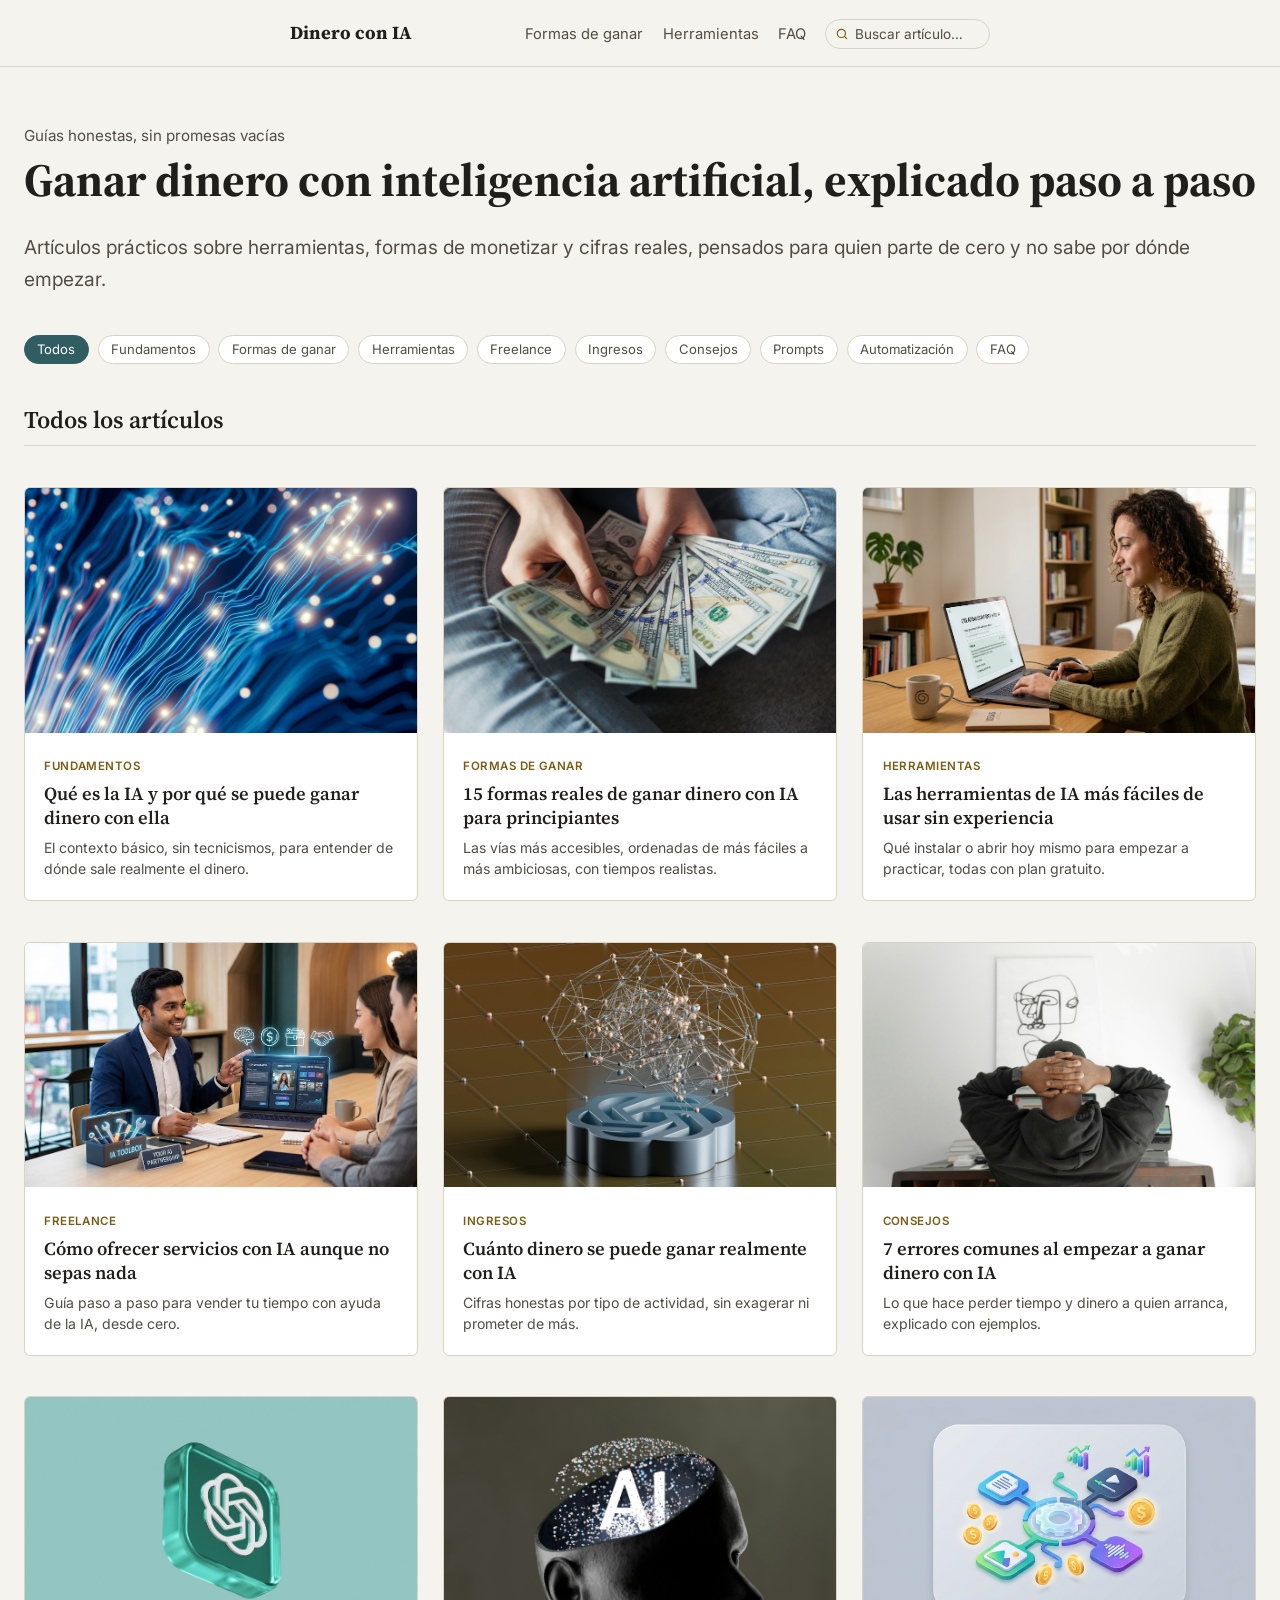
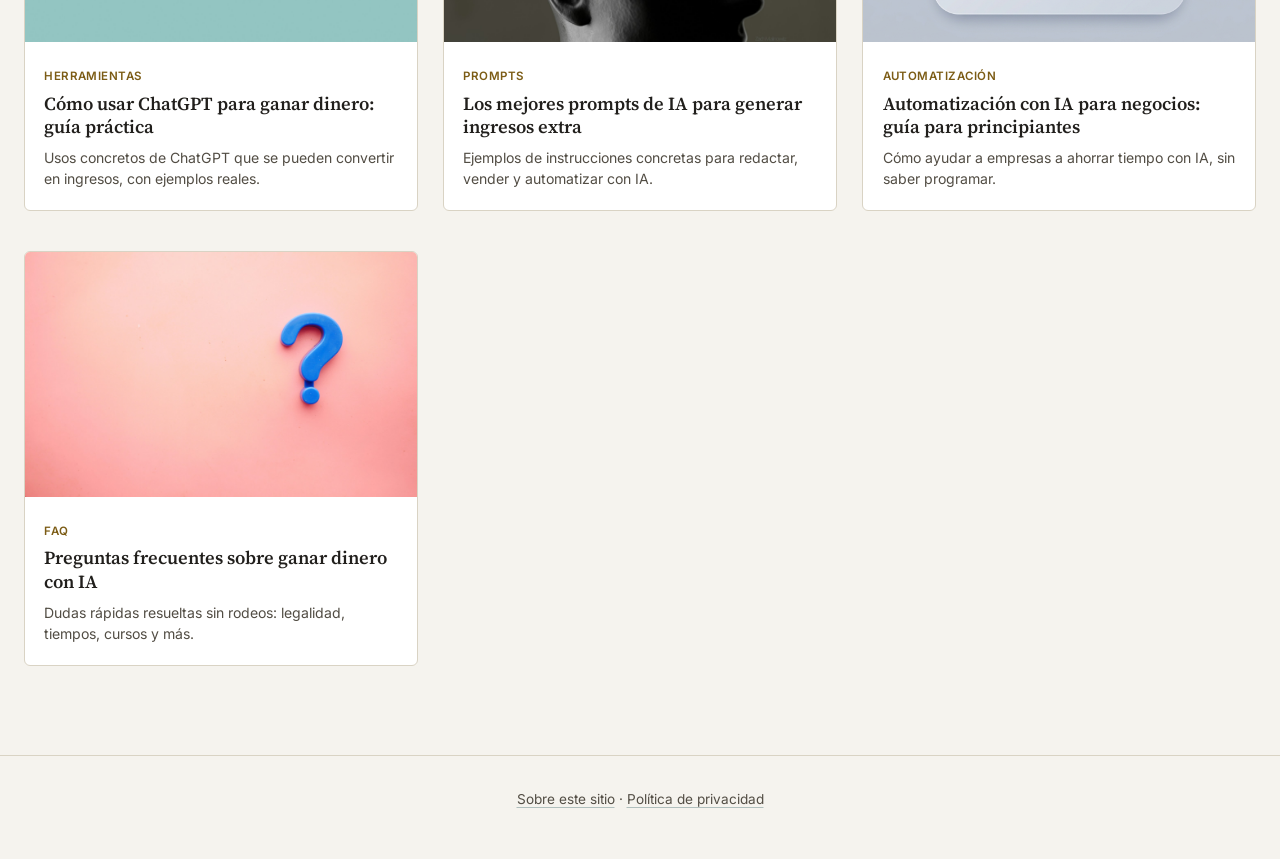
<file: index.html>
<!DOCTYPE html>
<html lang="es">
<head>
<meta charset="UTF-8">
<meta name="viewport" content="width=device-width, initial-scale=1.0">
<title>Dinero con IA — Guías para ganar dinero con inteligencia artificial</title>
<meta name="description" content="Blog con guías prácticas y honestas para ganar dinero con inteligencia artificial: herramientas, formas de monetizar, cifras reales y errores a evitar.">
<link rel="stylesheet" href="style.css?v=4">
</head>
<body>

<header class="site-header">
  <nav>
    <a href="index.html" class="brand">Dinero con IA</a>
    <div class="menu">
      <a href="formas-de-ganar-dinero.html">Formas de ganar</a>
      <a href="herramientas-para-empezar.html">Herramientas</a>
      <a href="preguntas-frecuentes.html">FAQ</a>
      <div class="header-search">
        <svg viewBox="0 0 24 24" fill="none" xmlns="http://www.w3.org/2000/svg">
          <circle cx="11" cy="11" r="7" stroke-width="2"/>
          <path d="M20 20l-4-4" stroke-width="2" stroke-linecap="round"/>
        </svg>
        <input type="text" id="article-search" placeholder="Buscar artículo…" autocomplete="off">
        <div class="search-results" id="search-results"></div>
      </div>
    </div>
  </nav>
</header>

<main class="main-wide">
      <div class="hero">
        <p class="eyebrow-plain">Guías honestas, sin promesas vacías</p>
        <h1>Ganar dinero con inteligencia artificial, explicado paso a paso</h1>
        <p class="lede">Artículos prácticos sobre herramientas, formas de monetizar y cifras reales, pensados para quien parte de cero y no sabe por dónde empezar.</p>
      </div>

      <div class="filter-bar" id="filter-pills">
        <button class="filter-pill active" data-cat="all">Todos</button>
        <button class="filter-pill" data-cat="Fundamentos">Fundamentos</button>
        <button class="filter-pill" data-cat="Formas de ganar">Formas de ganar</button>
        <button class="filter-pill" data-cat="Herramientas">Herramientas</button>
        <button class="filter-pill" data-cat="Freelance">Freelance</button>
        <button class="filter-pill" data-cat="Ingresos">Ingresos</button>
        <button class="filter-pill" data-cat="Consejos">Consejos</button>
        <button class="filter-pill" data-cat="Prompts">Prompts</button>
        <button class="filter-pill" data-cat="Automatización">Automatización</button>
        <button class="filter-pill" data-cat="FAQ">FAQ</button>
      </div>

      <div class="section-heading">
        <h2>Todos los artículos</h2>
      </div>

      <ul class="blog-grid">

    <li>
      <a class="post-card" data-category="Fundamentos" href="que-es-la-ia.html">
        <div class="post-thumb ">
          <img src="images/1-que-es-la-ia.jpg" alt="Qué es la IA y por qué se puede ganar dinero con ella" loading="lazy">
        </div>
        <div class="post-body">
          <span class="post-tag">Fundamentos</span>
          <h3 class="post-title">Qué es la IA y por qué se puede ganar dinero con ella</h3>
          <p class="post-summary">El contexto básico, sin tecnicismos, para entender de dónde sale realmente el dinero.</p>
        </div>
      </a>
    </li>

    <li>
      <a class="post-card" data-category="Formas de ganar" href="formas-de-ganar-dinero.html">
        <div class="post-thumb ">
          <img src="images/2-formas-de-ganar-dinero.jpg" alt="15 formas reales de ganar dinero con IA para principiantes" loading="lazy">
        </div>
        <div class="post-body">
          <span class="post-tag">Formas de ganar</span>
          <h3 class="post-title">15 formas reales de ganar dinero con IA para principiantes</h3>
          <p class="post-summary">Las vías más accesibles, ordenadas de más fáciles a más ambiciosas, con tiempos realistas.</p>
        </div>
      </a>
    </li>

    <li>
      <a class="post-card" data-category="Herramientas" href="herramientas-para-empezar.html">
        <div class="post-thumb ">
          <img src="images/3-herramientas-para-empezar.jpg" alt="Las herramientas de IA más fáciles de usar sin experiencia" loading="lazy">
        </div>
        <div class="post-body">
          <span class="post-tag">Herramientas</span>
          <h3 class="post-title">Las herramientas de IA más fáciles de usar sin experiencia</h3>
          <p class="post-summary">Qué instalar o abrir hoy mismo para empezar a practicar, todas con plan gratuito.</p>
        </div>
      </a>
    </li>

    <li>
      <a class="post-card" data-category="Freelance" href="ofrecer-servicios.html">
        <div class="post-thumb ">
          <img src="images/4-ofrecer-servicios.jpg" alt="Cómo ofrecer servicios con IA aunque no sepas nada" loading="lazy">
        </div>
        <div class="post-body">
          <span class="post-tag">Freelance</span>
          <h3 class="post-title">Cómo ofrecer servicios con IA aunque no sepas nada</h3>
          <p class="post-summary">Guía paso a paso para vender tu tiempo con ayuda de la IA, desde cero.</p>
        </div>
      </a>
    </li>

    <li>
      <a class="post-card" data-category="Ingresos" href="cuanto-se-gana.html">
        <div class="post-thumb ">
          <img src="images/5-cuanto-se-gana.jpg" alt="Cuánto dinero se puede ganar realmente con IA" loading="lazy">
        </div>
        <div class="post-body">
          <span class="post-tag">Ingresos</span>
          <h3 class="post-title">Cuánto dinero se puede ganar realmente con IA</h3>
          <p class="post-summary">Cifras honestas por tipo de actividad, sin exagerar ni prometer de más.</p>
        </div>
      </a>
    </li>

    <li>
      <a class="post-card" data-category="Consejos" href="errores-comunes.html">
        <div class="post-thumb ">
          <img src="images/6-errores-comunes.jpg" alt="7 errores comunes al empezar a ganar dinero con IA" loading="lazy">
        </div>
        <div class="post-body">
          <span class="post-tag">Consejos</span>
          <h3 class="post-title">7 errores comunes al empezar a ganar dinero con IA</h3>
          <p class="post-summary">Lo que hace perder tiempo y dinero a quien arranca, explicado con ejemplos.</p>
        </div>
      </a>
    </li>

    <li>
      <a class="post-card" data-category="Herramientas" href="chatgpt-para-ganar-dinero.html">
        <div class="post-thumb ">
          <img src="images/7-chatgpt-para-ganar-dinero.jpg" alt="Cómo usar ChatGPT para ganar dinero: guía práctica" loading="lazy">
        </div>
        <div class="post-body">
          <span class="post-tag">Herramientas</span>
          <h3 class="post-title">Cómo usar ChatGPT para ganar dinero: guía práctica</h3>
          <p class="post-summary">Usos concretos de ChatGPT que se pueden convertir en ingresos, con ejemplos reales.</p>
        </div>
      </a>
    </li>

    <li>
      <a class="post-card" data-category="Prompts" href="prompts-para-ganar-dinero.html">
        <div class="post-thumb ">
          <img src="images/8-prompts-para-ganar-dinero.jpg" alt="Los mejores prompts de IA para generar ingresos extra" loading="lazy">
        </div>
        <div class="post-body">
          <span class="post-tag">Prompts</span>
          <h3 class="post-title">Los mejores prompts de IA para generar ingresos extra</h3>
          <p class="post-summary">Ejemplos de instrucciones concretas para redactar, vender y automatizar con IA.</p>
        </div>
      </a>
    </li>

    <li>
      <a class="post-card" data-category="Automatización" href="automatizacion-ia-negocios.html">
        <div class="post-thumb ">
          <img src="images/9-automatizacion-ia-negocios.jpg" alt="Automatización con IA para negocios: guía para principiantes" loading="lazy">
        </div>
        <div class="post-body">
          <span class="post-tag">Automatización</span>
          <h3 class="post-title">Automatización con IA para negocios: guía para principiantes</h3>
          <p class="post-summary">Cómo ayudar a empresas a ahorrar tiempo con IA, sin saber programar.</p>
        </div>
      </a>
    </li>

    <li>
      <a class="post-card" data-category="FAQ" href="preguntas-frecuentes.html">
        <div class="post-thumb ">
          <img src="images/10-preguntas-frecuentes.jpg" alt="Preguntas frecuentes sobre ganar dinero con IA" loading="lazy">
        </div>
        <div class="post-body">
          <span class="post-tag">FAQ</span>
          <h3 class="post-title">Preguntas frecuentes sobre ganar dinero con IA</h3>
          <p class="post-summary">Dudas rápidas resueltas sin rodeos: legalidad, tiempos, cursos y más.</p>
        </div>
      </a>
    </li>

  </ul>
</main>

<footer class="site-footer">
  <p><a href="sobre-nosotros.html">Sobre este sitio</a> · <a href="privacidad.html">Política de privacidad</a></p>
</footer>

<script>
  const articles = [
    { title: "Qué es la IA y por qué se puede ganar dinero con ella", href: "que-es-la-ia.html" },
    { title: "15 formas reales de ganar dinero con IA para principiantes", href: "formas-de-ganar-dinero.html" },
    { title: "Las herramientas de IA más fáciles de usar sin experiencia", href: "herramientas-para-empezar.html" },
    { title: "Cómo ofrecer servicios con IA aunque no sepas nada", href: "ofrecer-servicios.html" },
    { title: "Cuánto dinero se puede ganar realmente con IA", href: "cuanto-se-gana.html" },
    { title: "7 errores comunes al empezar a ganar dinero con IA", href: "errores-comunes.html" },
    { title: "Cómo usar ChatGPT para ganar dinero: guía práctica", href: "chatgpt-para-ganar-dinero.html" },
    { title: "Los mejores prompts de IA para generar ingresos extra", href: "prompts-para-ganar-dinero.html" },
    { title: "Automatización con IA para negocios: guía para principiantes", href: "automatizacion-ia-negocios.html" },
    { title: "Preguntas frecuentes sobre ganar dinero con IA", href: "preguntas-frecuentes.html" }
  ];

  const input = document.getElementById('article-search');
  const resultsBox = document.getElementById('search-results');

  function normalize(str) {
    return str.toLowerCase().normalize('NFD').replace(/[\u0300-\u036f]/g, '');
  }

  function renderResults(query) {
    const q = normalize(query.trim());
    if (!q) {
      resultsBox.classList.remove('open');
      resultsBox.innerHTML = '';
      return;
    }
    const matches = articles.filter(a => normalize(a.title).includes(q));
    if (matches.length === 0) {
      resultsBox.innerHTML = '<div class="no-results">Sin resultados</div>';
    } else {
      resultsBox.innerHTML = matches.map(a => `<a href="${a.href}">${a.title}</a>`).join('');
    }
    resultsBox.classList.add('open');
  }

  input.addEventListener('input', (e) => renderResults(e.target.value));
  input.addEventListener('focus', (e) => { if (e.target.value) renderResults(e.target.value); });

  input.addEventListener('keydown', (e) => {
    if (e.key === 'Enter') {
      const q = normalize(input.value.trim());
      if (!q) return;
      const match = articles.find(a => normalize(a.title).includes(q));
      if (match) window.location.href = match.href;
    }
  });

  document.addEventListener('click', (e) => {
    if (!e.target.closest('.header-search')) {
      resultsBox.classList.remove('open');
    }
  });

  // Filtro de categorías
  const pills = document.querySelectorAll('.filter-pill');
  const cardItems = document.querySelectorAll('.blog-grid li');

  pills.forEach(pill => {
    pill.addEventListener('click', () => {
      pills.forEach(p => p.classList.remove('active'));
      pill.classList.add('active');
      const cat = pill.dataset.cat;
      cardItems.forEach(li => {
        const card = li.querySelector('.post-card');
        if (cat === 'all' || card.dataset.category === cat) {
          li.style.display = '';
        } else {
          li.style.display = 'none';
        }
      });
    });
  });
</script>

</body>
</html>
</file>
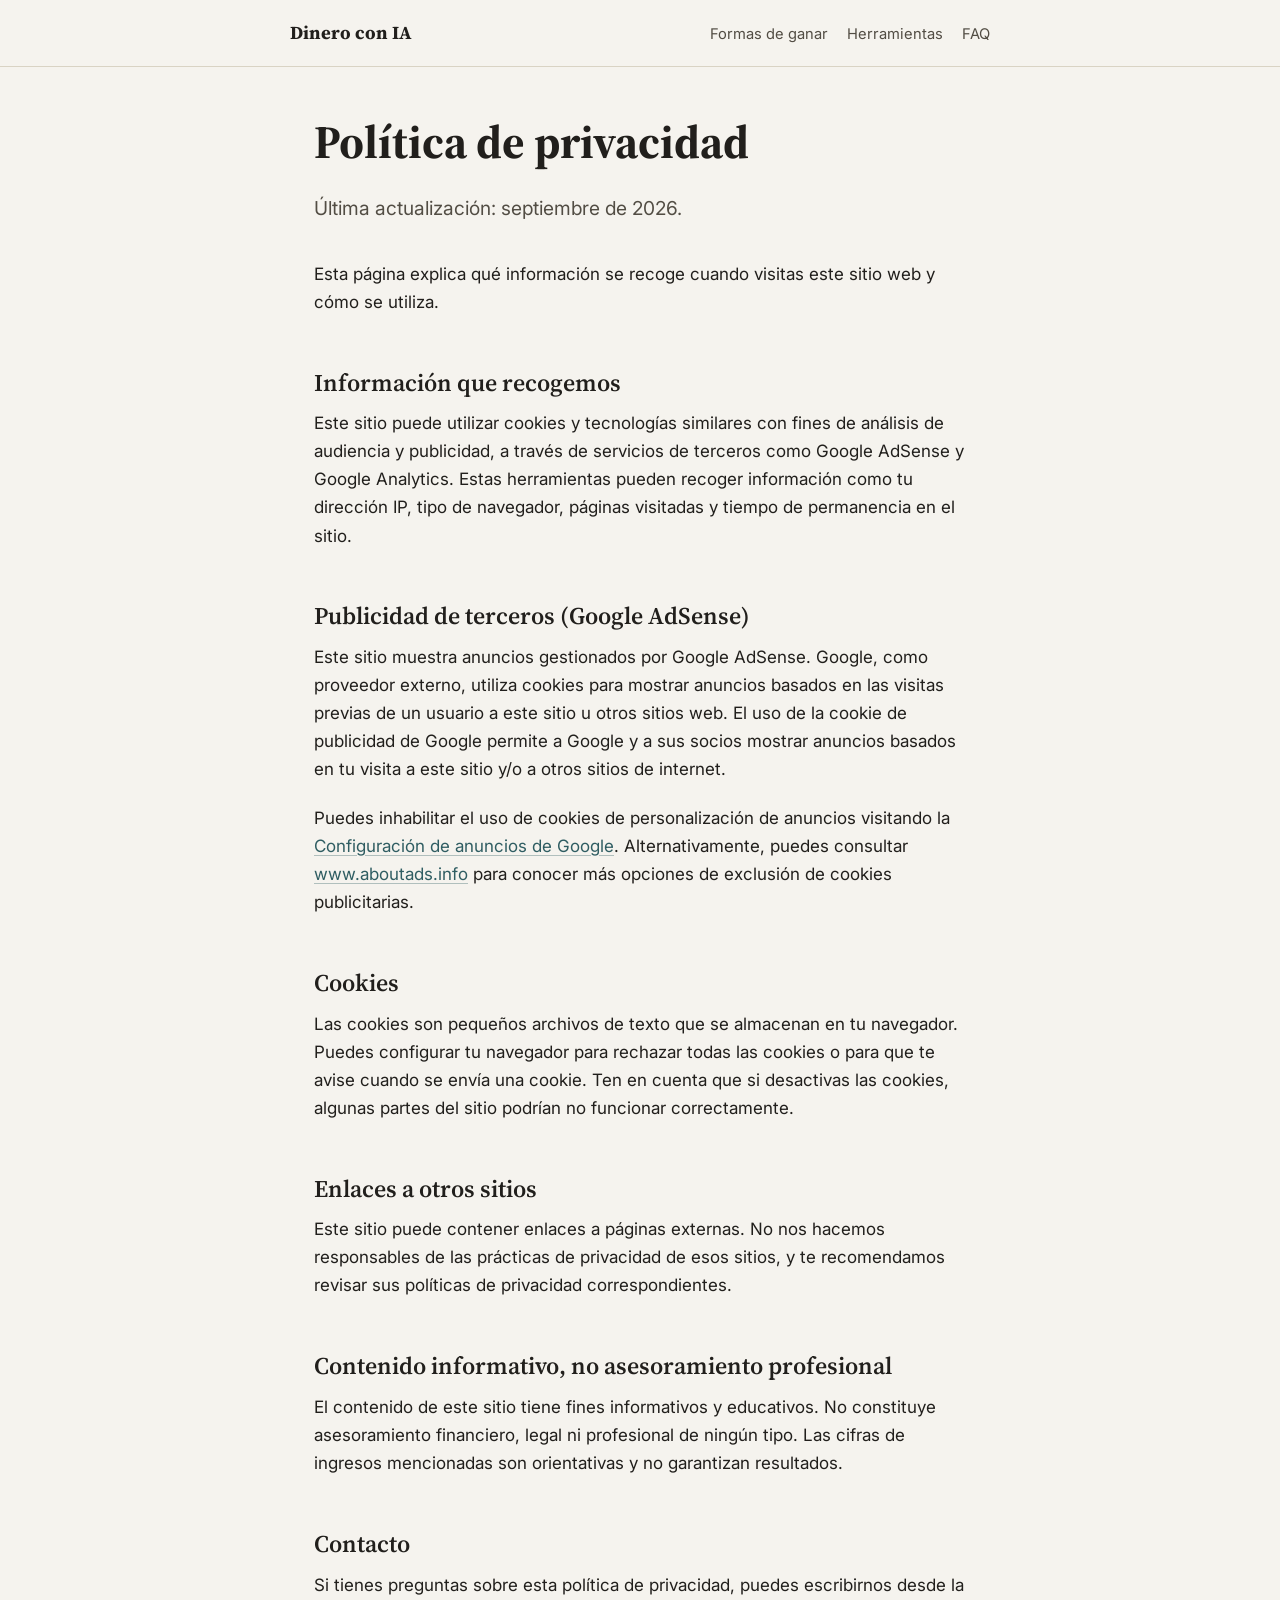
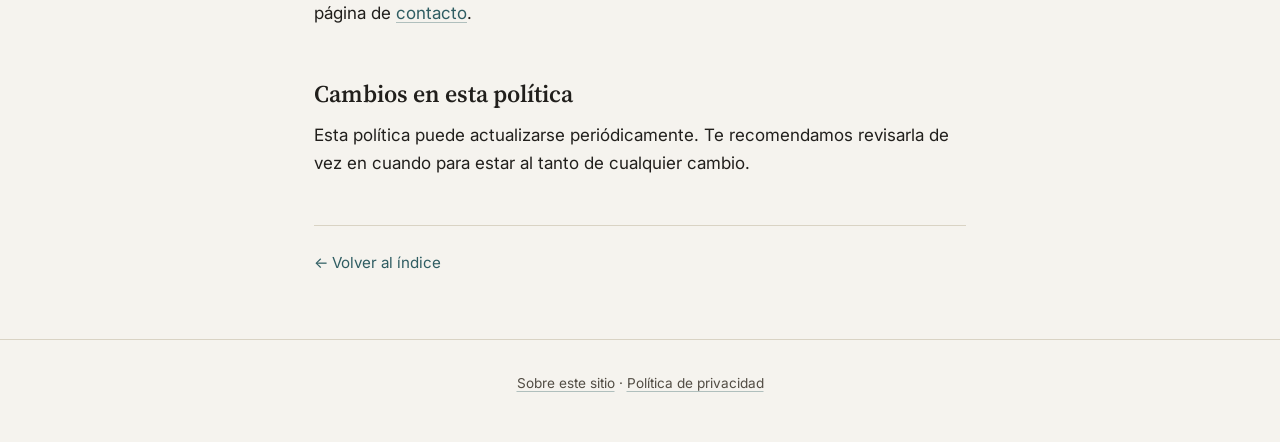
<file: privacidad.html>
<!DOCTYPE html>
<html lang="es">
<head>
<meta charset="UTF-8">
<meta name="viewport" content="width=device-width, initial-scale=1.0">
<title>Política de privacidad</title>
<meta name="description" content="Política de privacidad de Dinero con IA.">
<link rel="stylesheet" href="style.css">
</head>
<body>

<header class="site-header">
  <nav>
    <a href="index.html" class="brand">Dinero con IA</a>
    <div class="menu">
      <a href="formas-de-ganar-dinero.html">Formas de ganar</a>
      <a href="herramientas-para-empezar.html">Herramientas</a>
      <a href="preguntas-frecuentes.html">FAQ</a>
    </div>
  </nav>
</header>

<main>
  <h1>Política de privacidad</h1>
  <p class="lede">Última actualización: septiembre de 2026.</p>

  <p>Esta página explica qué información se recoge cuando visitas este sitio web y cómo se utiliza.</p>

  <h2>Información que recogemos</h2>
  <p>Este sitio puede utilizar cookies y tecnologías similares con fines de análisis de audiencia y publicidad, a través de servicios de terceros como Google AdSense y Google Analytics. Estas herramientas pueden recoger información como tu dirección IP, tipo de navegador, páginas visitadas y tiempo de permanencia en el sitio.</p>

  <h2>Publicidad de terceros (Google AdSense)</h2>
  <p>Este sitio muestra anuncios gestionados por Google AdSense. Google, como proveedor externo, utiliza cookies para mostrar anuncios basados en las visitas previas de un usuario a este sitio u otros sitios web. El uso de la cookie de publicidad de Google permite a Google y a sus socios mostrar anuncios basados en tu visita a este sitio y/o a otros sitios de internet.</p>

  <p>Puedes inhabilitar el uso de cookies de personalización de anuncios visitando la <a href="https://adssettings.google.com" target="_blank" rel="noopener">Configuración de anuncios de Google</a>. Alternativamente, puedes consultar <a href="https://www.aboutads.info" target="_blank" rel="noopener">www.aboutads.info</a> para conocer más opciones de exclusión de cookies publicitarias.</p>

  <h2>Cookies</h2>
  <p>Las cookies son pequeños archivos de texto que se almacenan en tu navegador. Puedes configurar tu navegador para rechazar todas las cookies o para que te avise cuando se envía una cookie. Ten en cuenta que si desactivas las cookies, algunas partes del sitio podrían no funcionar correctamente.</p>

  <h2>Enlaces a otros sitios</h2>
  <p>Este sitio puede contener enlaces a páginas externas. No nos hacemos responsables de las prácticas de privacidad de esos sitios, y te recomendamos revisar sus políticas de privacidad correspondientes.</p>

  <h2>Contenido informativo, no asesoramiento profesional</h2>
  <p>El contenido de este sitio tiene fines informativos y educativos. No constituye asesoramiento financiero, legal ni profesional de ningún tipo. Las cifras de ingresos mencionadas son orientativas y no garantizan resultados.</p>

  <h2>Contacto</h2>
  <p>Si tienes preguntas sobre esta política de privacidad, puedes escribirnos desde la página de <a href="sobre-nosotros.html">contacto</a>.</p>

  <h2>Cambios en esta política</h2>
  <p>Esta política puede actualizarse periódicamente. Te recomendamos revisarla de vez en cuando para estar al tanto de cualquier cambio.</p>

  <div class="page-nav">
    <a href="index.html">← Volver al índice</a>
  </div>
</main>

<footer class="site-footer">
  <p><a href="sobre-nosotros.html">Sobre este sitio</a> · <a href="privacidad.html">Política de privacidad</a></p>
</footer>

</body>
</html>
</file>
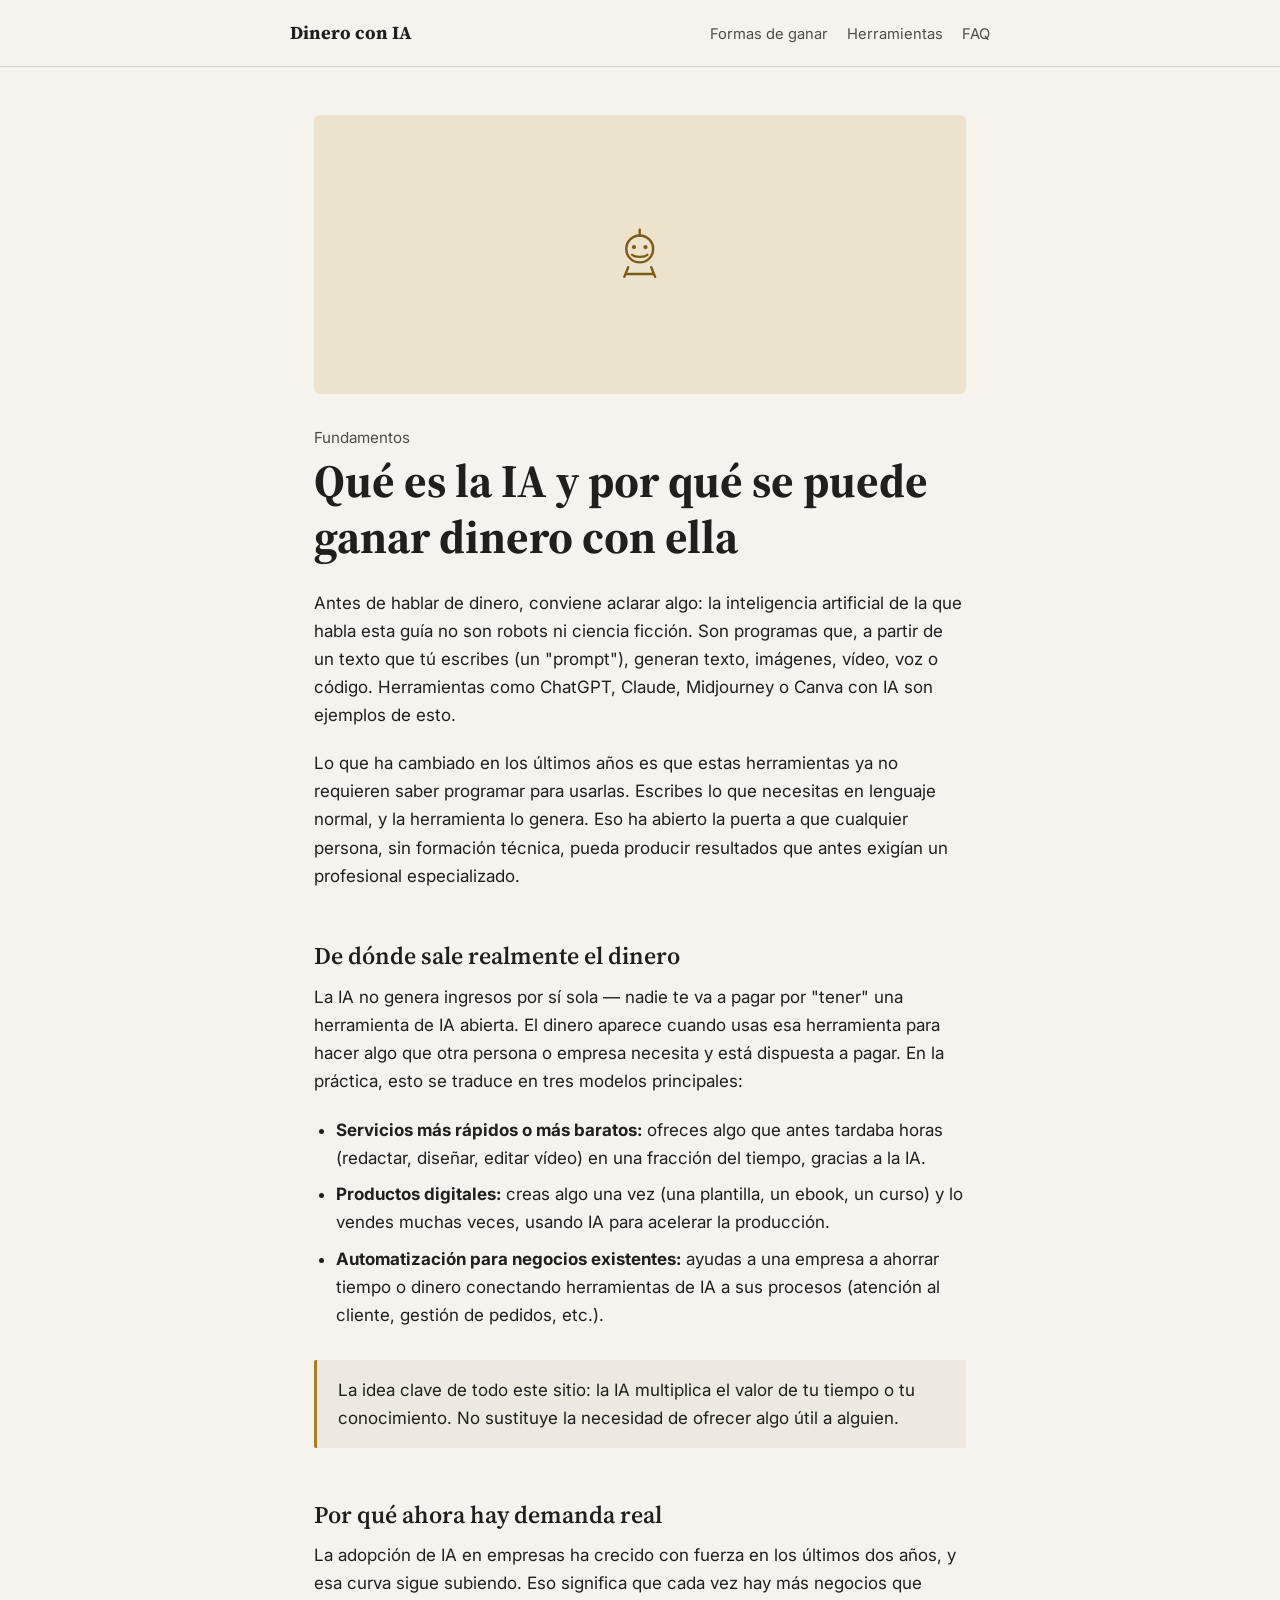
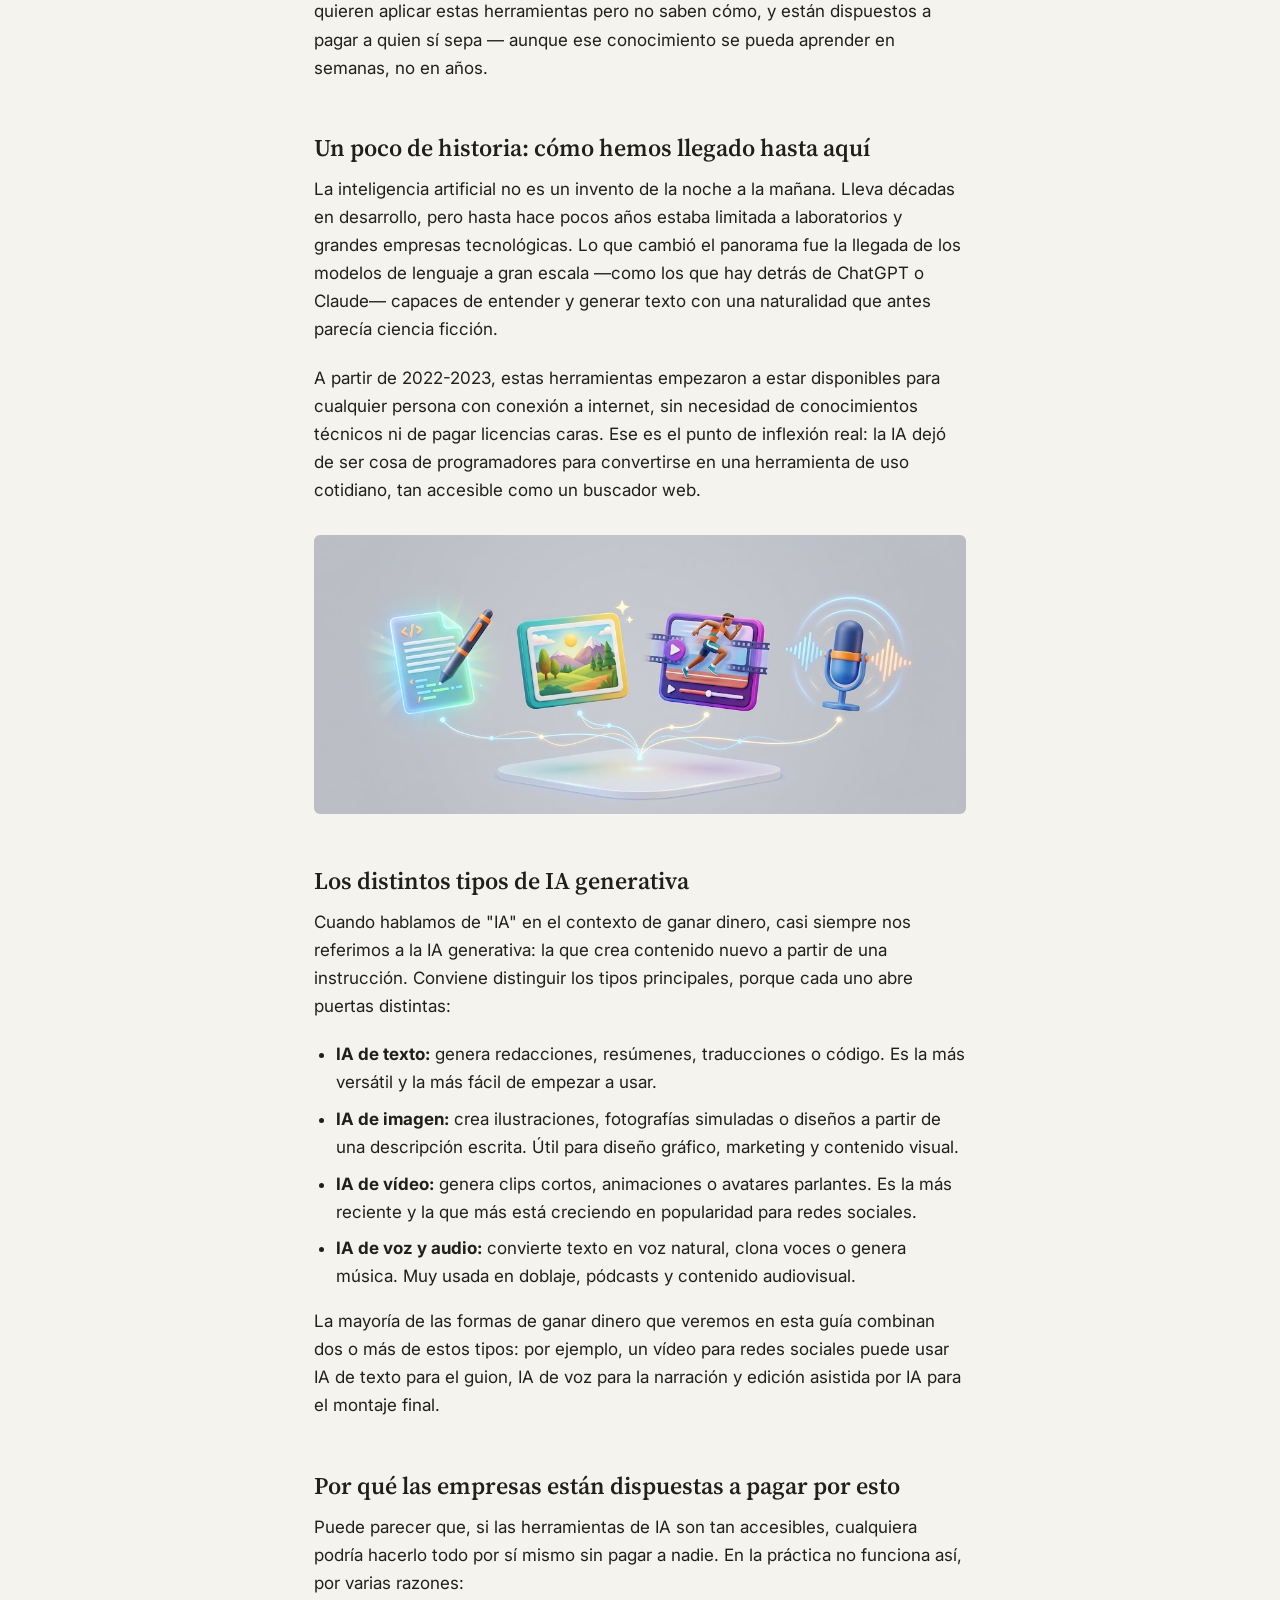
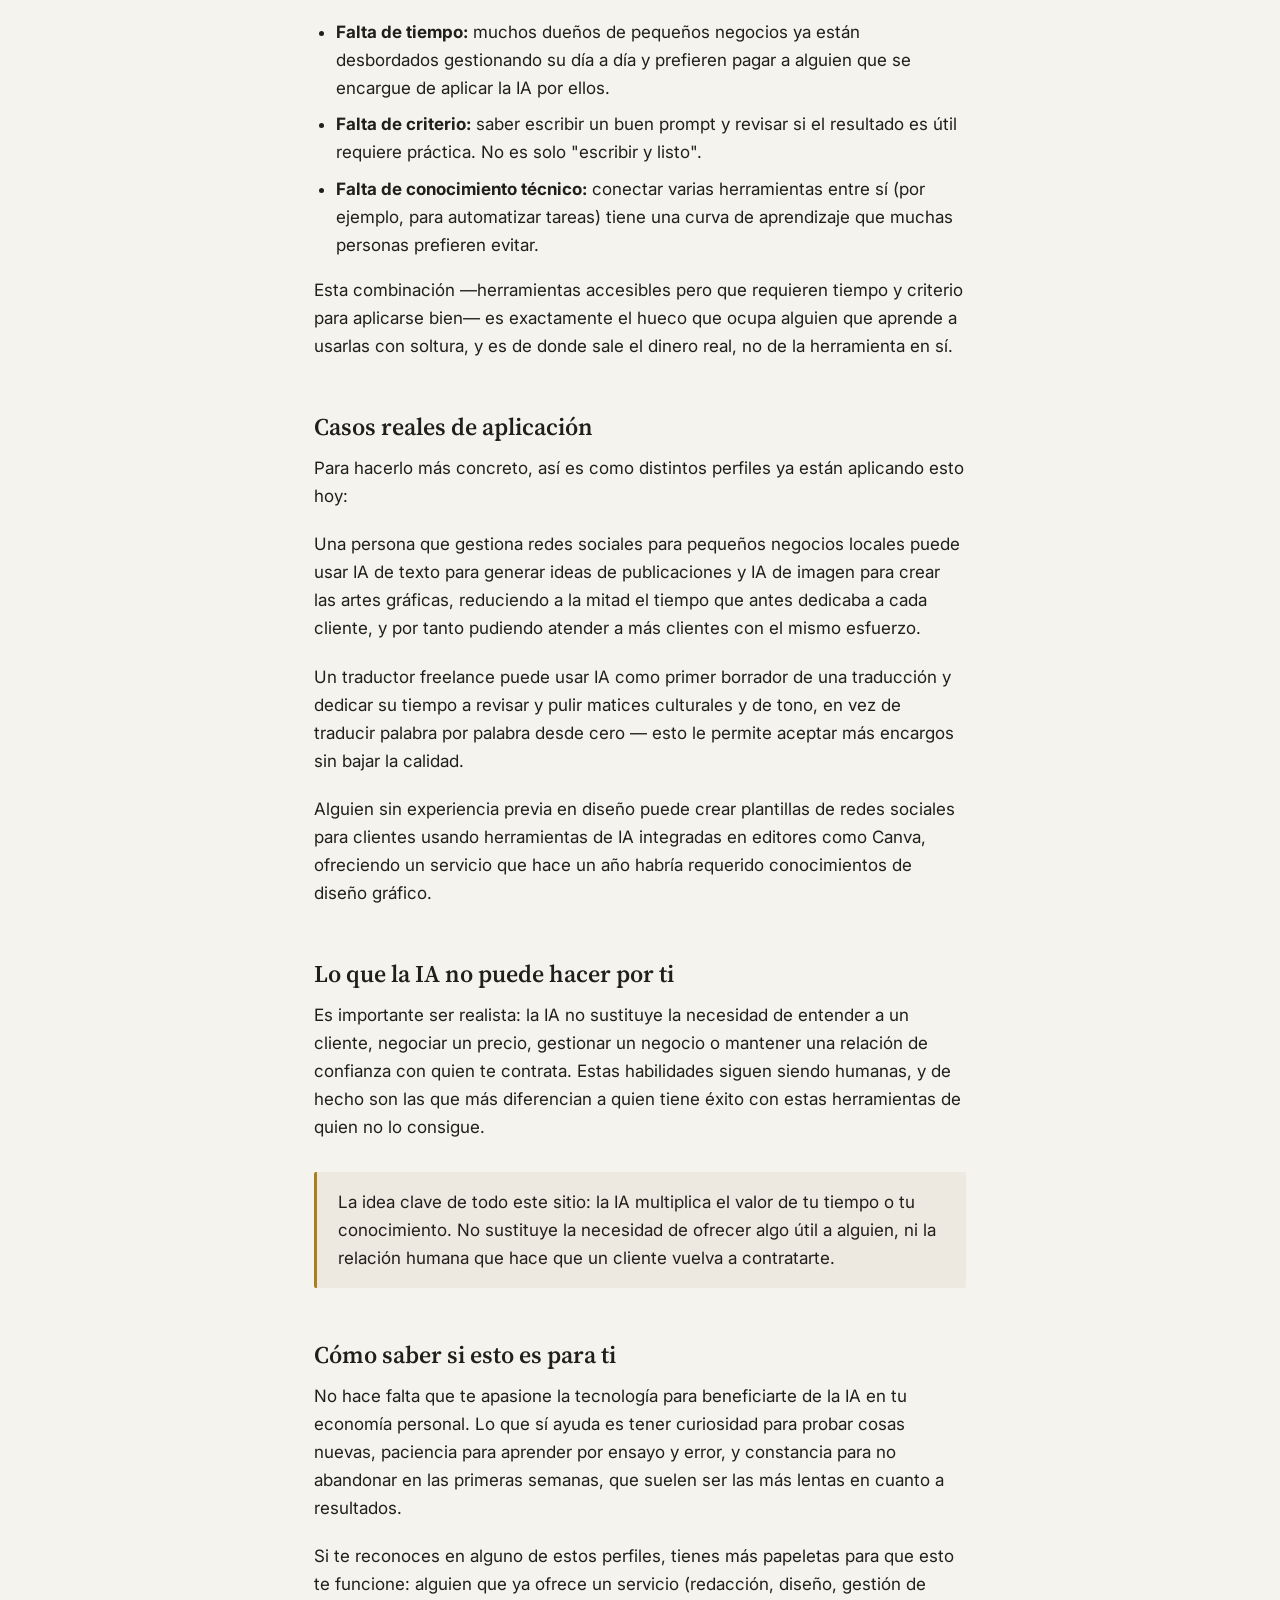
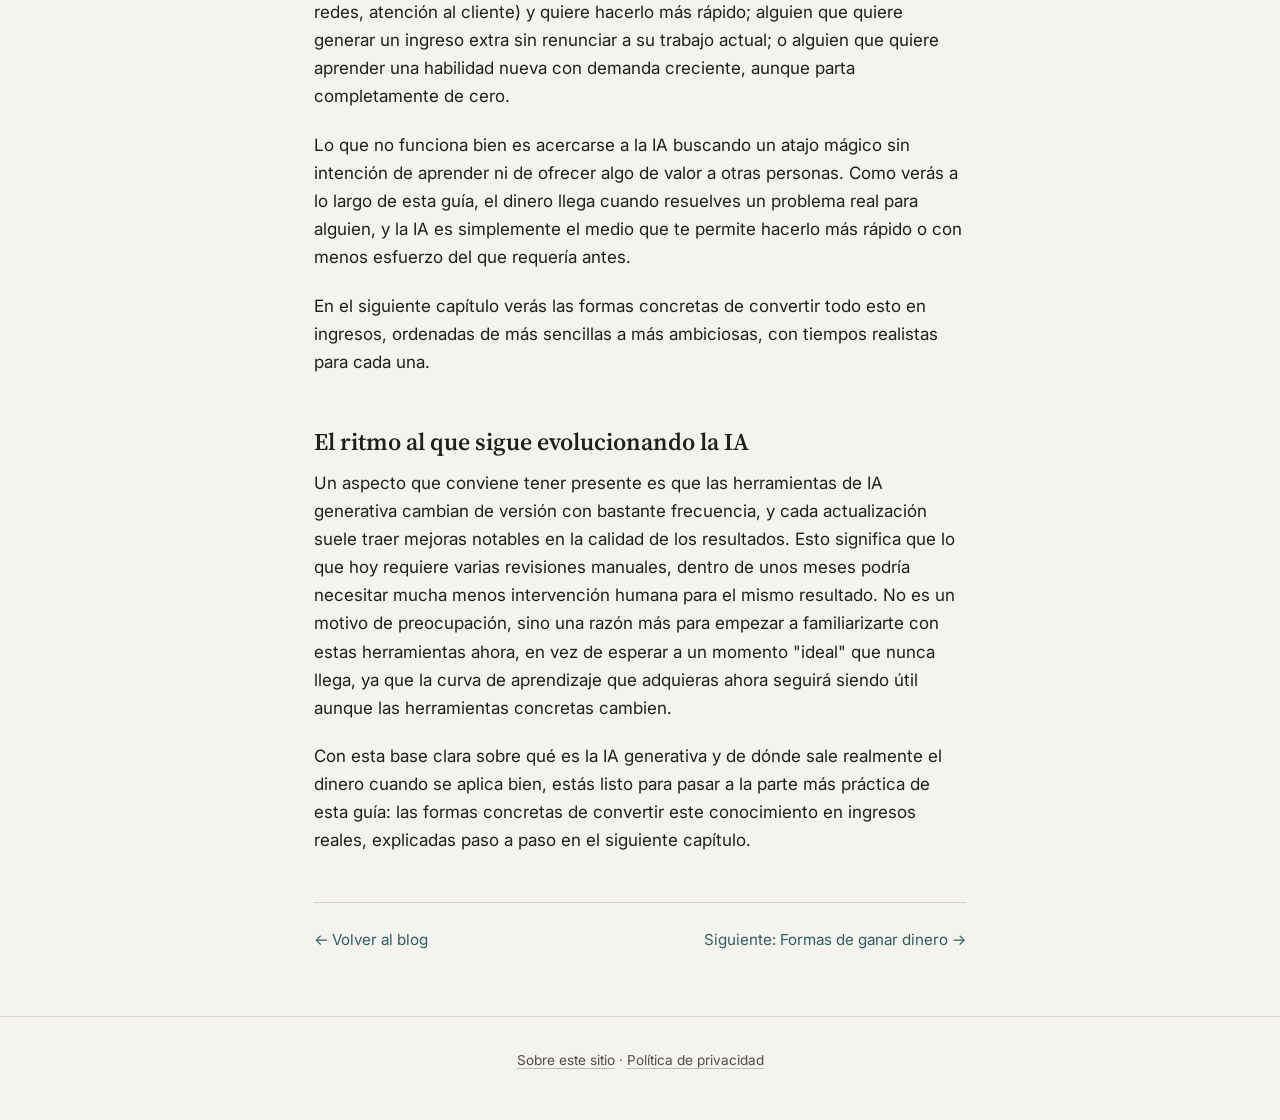
<file: que-es-la-ia.html>
<!DOCTYPE html>
<html lang="es">
<head>
<meta charset="UTF-8">
<meta name="viewport" content="width=device-width, initial-scale=1.0">
<title>Qué es la IA y por qué se puede ganar dinero con ella</title>
<meta name="description" content="Explicación sencilla de qué es la inteligencia artificial y de dónde sale realmente el dinero cuando se aplica a un negocio o servicio.">
<link rel="stylesheet" href="style.css">
</head>
<body>

<header class="site-header">
  <nav>
    <a href="index.html" class="brand">Dinero con IA</a>
    <div class="menu">
      <a href="formas-de-ganar-dinero.html">Formas de ganar</a>
      <a href="herramientas-para-empezar.html">Herramientas</a>
      <a href="preguntas-frecuentes.html">FAQ</a>
    </div>
  </nav>
</header>

<main>
  <div class="article-thumb-full tint-a">
    <svg viewBox="0 0 64 64" fill="none" xmlns="http://www.w3.org/2000/svg">
      <circle cx="32" cy="26" r="14" stroke="#7c5c15" stroke-width="2.5"/>
      <circle cx="26" cy="24" r="2.2" fill="#7c5c15"/>
      <circle cx="38" cy="24" r="2.2" fill="#7c5c15"/>
      <path d="M24 32c3 3 13 3 16 0" stroke="#7c5c15" stroke-width="2.5" stroke-linecap="round"/>
      <path d="M32 12V6M20 45l-4 10M44 45l4 10M18 52h28" stroke="#7c5c15" stroke-width="2.5" stroke-linecap="round"/>
    </svg>
  </div>
  <p class="eyebrow-plain">Fundamentos</p>
  <h1>Qué es la IA y por qué se puede ganar dinero con ella</h1>

  <p>Antes de hablar de dinero, conviene aclarar algo: la inteligencia artificial de la que habla esta guía no son robots ni ciencia ficción. Son programas que, a partir de un texto que tú escribes (un "prompt"), generan texto, imágenes, vídeo, voz o código. Herramientas como ChatGPT, Claude, Midjourney o Canva con IA son ejemplos de esto.</p>

  <p>Lo que ha cambiado en los últimos años es que estas herramientas ya no requieren saber programar para usarlas. Escribes lo que necesitas en lenguaje normal, y la herramienta lo genera. Eso ha abierto la puerta a que cualquier persona, sin formación técnica, pueda producir resultados que antes exigían un profesional especializado.</p>

  <h2>De dónde sale realmente el dinero</h2>
  <p>La IA no genera ingresos por sí sola — nadie te va a pagar por "tener" una herramienta de IA abierta. El dinero aparece cuando usas esa herramienta para hacer algo que otra persona o empresa necesita y está dispuesta a pagar. En la práctica, esto se traduce en tres modelos principales:</p>

  <ul>
    <li><strong>Servicios más rápidos o más baratos:</strong> ofreces algo que antes tardaba horas (redactar, diseñar, editar vídeo) en una fracción del tiempo, gracias a la IA.</li>
    <li><strong>Productos digitales:</strong> creas algo una vez (una plantilla, un ebook, un curso) y lo vendes muchas veces, usando IA para acelerar la producción.</li>
    <li><strong>Automatización para negocios existentes:</strong> ayudas a una empresa a ahorrar tiempo o dinero conectando herramientas de IA a sus procesos (atención al cliente, gestión de pedidos, etc.).</li>
  </ul>

  <div class="callout">
    <p>La idea clave de todo este sitio: la IA multiplica el valor de tu tiempo o tu conocimiento. No sustituye la necesidad de ofrecer algo útil a alguien.</p>
  </div>

  <h2>Por qué ahora hay demanda real</h2>
  <p>La adopción de IA en empresas ha crecido con fuerza en los últimos dos años, y esa curva sigue subiendo. Eso significa que cada vez hay más negocios que quieren aplicar estas herramientas pero no saben cómo, y están dispuestos a pagar a quien sí sepa — aunque ese conocimiento se pueda aprender en semanas, no en años.</p>

  <h2>Un poco de historia: cómo hemos llegado hasta aquí</h2>
  <p>La inteligencia artificial no es un invento de la noche a la mañana. Lleva décadas en desarrollo, pero hasta hace pocos años estaba limitada a laboratorios y grandes empresas tecnológicas. Lo que cambió el panorama fue la llegada de los modelos de lenguaje a gran escala —como los que hay detrás de ChatGPT o Claude— capaces de entender y generar texto con una naturalidad que antes parecía ciencia ficción.</p>

  <p>A partir de 2022-2023, estas herramientas empezaron a estar disponibles para cualquier persona con conexión a internet, sin necesidad de conocimientos técnicos ni de pagar licencias caras. Ese es el punto de inflexión real: la IA dejó de ser cosa de programadores para convertirse en una herramienta de uso cotidiano, tan accesible como un buscador web.</p>

  <div class="article-thumb-full" style="aspect-ratio: 21/9; margin: 1.8em 0;">
    <img src="images/1b-tipos-ia.jpg" alt="Distintos tipos de inteligencia artificial generativa" loading="lazy" style="width:100%; height:100%; object-fit:cover; border-radius:6px;">
  </div>

  <h2>Los distintos tipos de IA generativa</h2>
  <p>Cuando hablamos de "IA" en el contexto de ganar dinero, casi siempre nos referimos a la IA generativa: la que crea contenido nuevo a partir de una instrucción. Conviene distinguir los tipos principales, porque cada uno abre puertas distintas:</p>

  <ul>
    <li><strong>IA de texto:</strong> genera redacciones, resúmenes, traducciones o código. Es la más versátil y la más fácil de empezar a usar.</li>
    <li><strong>IA de imagen:</strong> crea ilustraciones, fotografías simuladas o diseños a partir de una descripción escrita. Útil para diseño gráfico, marketing y contenido visual.</li>
    <li><strong>IA de vídeo:</strong> genera clips cortos, animaciones o avatares parlantes. Es la más reciente y la que más está creciendo en popularidad para redes sociales.</li>
    <li><strong>IA de voz y audio:</strong> convierte texto en voz natural, clona voces o genera música. Muy usada en doblaje, pódcasts y contenido audiovisual.</li>
  </ul>

  <p>La mayoría de las formas de ganar dinero que veremos en esta guía combinan dos o más de estos tipos: por ejemplo, un vídeo para redes sociales puede usar IA de texto para el guion, IA de voz para la narración y edición asistida por IA para el montaje final.</p>

  <h2>Por qué las empresas están dispuestas a pagar por esto</h2>
  <p>Puede parecer que, si las herramientas de IA son tan accesibles, cualquiera podría hacerlo todo por sí mismo sin pagar a nadie. En la práctica no funciona así, por varias razones:</p>

  <ul>
    <li><strong>Falta de tiempo:</strong> muchos dueños de pequeños negocios ya están desbordados gestionando su día a día y prefieren pagar a alguien que se encargue de aplicar la IA por ellos.</li>
    <li><strong>Falta de criterio:</strong> saber escribir un buen prompt y revisar si el resultado es útil requiere práctica. No es solo "escribir y listo".</li>
    <li><strong>Falta de conocimiento técnico:</strong> conectar varias herramientas entre sí (por ejemplo, para automatizar tareas) tiene una curva de aprendizaje que muchas personas prefieren evitar.</li>
  </ul>

  <p>Esta combinación —herramientas accesibles pero que requieren tiempo y criterio para aplicarse bien— es exactamente el hueco que ocupa alguien que aprende a usarlas con soltura, y es de donde sale el dinero real, no de la herramienta en sí.</p>

  <h2>Casos reales de aplicación</h2>
  <p>Para hacerlo más concreto, así es como distintos perfiles ya están aplicando esto hoy:</p>

  <p>Una persona que gestiona redes sociales para pequeños negocios locales puede usar IA de texto para generar ideas de publicaciones y IA de imagen para crear las artes gráficas, reduciendo a la mitad el tiempo que antes dedicaba a cada cliente, y por tanto pudiendo atender a más clientes con el mismo esfuerzo.</p>

  <p>Un traductor freelance puede usar IA como primer borrador de una traducción y dedicar su tiempo a revisar y pulir matices culturales y de tono, en vez de traducir palabra por palabra desde cero — esto le permite aceptar más encargos sin bajar la calidad.</p>

  <p>Alguien sin experiencia previa en diseño puede crear plantillas de redes sociales para clientes usando herramientas de IA integradas en editores como Canva, ofreciendo un servicio que hace un año habría requerido conocimientos de diseño gráfico.</p>

  <h2>Lo que la IA no puede hacer por ti</h2>
  <p>Es importante ser realista: la IA no sustituye la necesidad de entender a un cliente, negociar un precio, gestionar un negocio o mantener una relación de confianza con quien te contrata. Estas habilidades siguen siendo humanas, y de hecho son las que más diferencian a quien tiene éxito con estas herramientas de quien no lo consigue.</p>

  <div class="callout">
    <p>La idea clave de todo este sitio: la IA multiplica el valor de tu tiempo o tu conocimiento. No sustituye la necesidad de ofrecer algo útil a alguien, ni la relación humana que hace que un cliente vuelva a contratarte.</p>
  </div>

  <h2>Cómo saber si esto es para ti</h2>
  <p>No hace falta que te apasione la tecnología para beneficiarte de la IA en tu economía personal. Lo que sí ayuda es tener curiosidad para probar cosas nuevas, paciencia para aprender por ensayo y error, y constancia para no abandonar en las primeras semanas, que suelen ser las más lentas en cuanto a resultados.</p>

  <p>Si te reconoces en alguno de estos perfiles, tienes más papeletas para que esto te funcione: alguien que ya ofrece un servicio (redacción, diseño, gestión de redes, atención al cliente) y quiere hacerlo más rápido; alguien que quiere generar un ingreso extra sin renunciar a su trabajo actual; o alguien que quiere aprender una habilidad nueva con demanda creciente, aunque parta completamente de cero.</p>

  <p>Lo que no funciona bien es acercarse a la IA buscando un atajo mágico sin intención de aprender ni de ofrecer algo de valor a otras personas. Como verás a lo largo de esta guía, el dinero llega cuando resuelves un problema real para alguien, y la IA es simplemente el medio que te permite hacerlo más rápido o con menos esfuerzo del que requería antes.</p>

  <p>En el siguiente capítulo verás las formas concretas de convertir todo esto en ingresos, ordenadas de más sencillas a más ambiciosas, con tiempos realistas para cada una.</p>

  <h2>El ritmo al que sigue evolucionando la IA</h2>
  <p>Un aspecto que conviene tener presente es que las herramientas de IA generativa cambian de versión con bastante frecuencia, y cada actualización suele traer mejoras notables en la calidad de los resultados. Esto significa que lo que hoy requiere varias revisiones manuales, dentro de unos meses podría necesitar mucha menos intervención humana para el mismo resultado. No es un motivo de preocupación, sino una razón más para empezar a familiarizarte con estas herramientas ahora, en vez de esperar a un momento "ideal" que nunca llega, ya que la curva de aprendizaje que adquieras ahora seguirá siendo útil aunque las herramientas concretas cambien.</p>

  <p>Con esta base clara sobre qué es la IA generativa y de dónde sale realmente el dinero cuando se aplica bien, estás listo para pasar a la parte más práctica de esta guía: las formas concretas de convertir este conocimiento en ingresos reales, explicadas paso a paso en el siguiente capítulo.</p>

  <div class="page-nav">
    <a href="index.html">← Volver al blog</a>
    <a href="formas-de-ganar-dinero.html">Siguiente: Formas de ganar dinero →</a>
  </div>
</main>

<footer class="site-footer">
  <p><a href="sobre-nosotros.html">Sobre este sitio</a> · <a href="privacidad.html">Política de privacidad</a></p>
</footer>

</body>
</html>
</file>
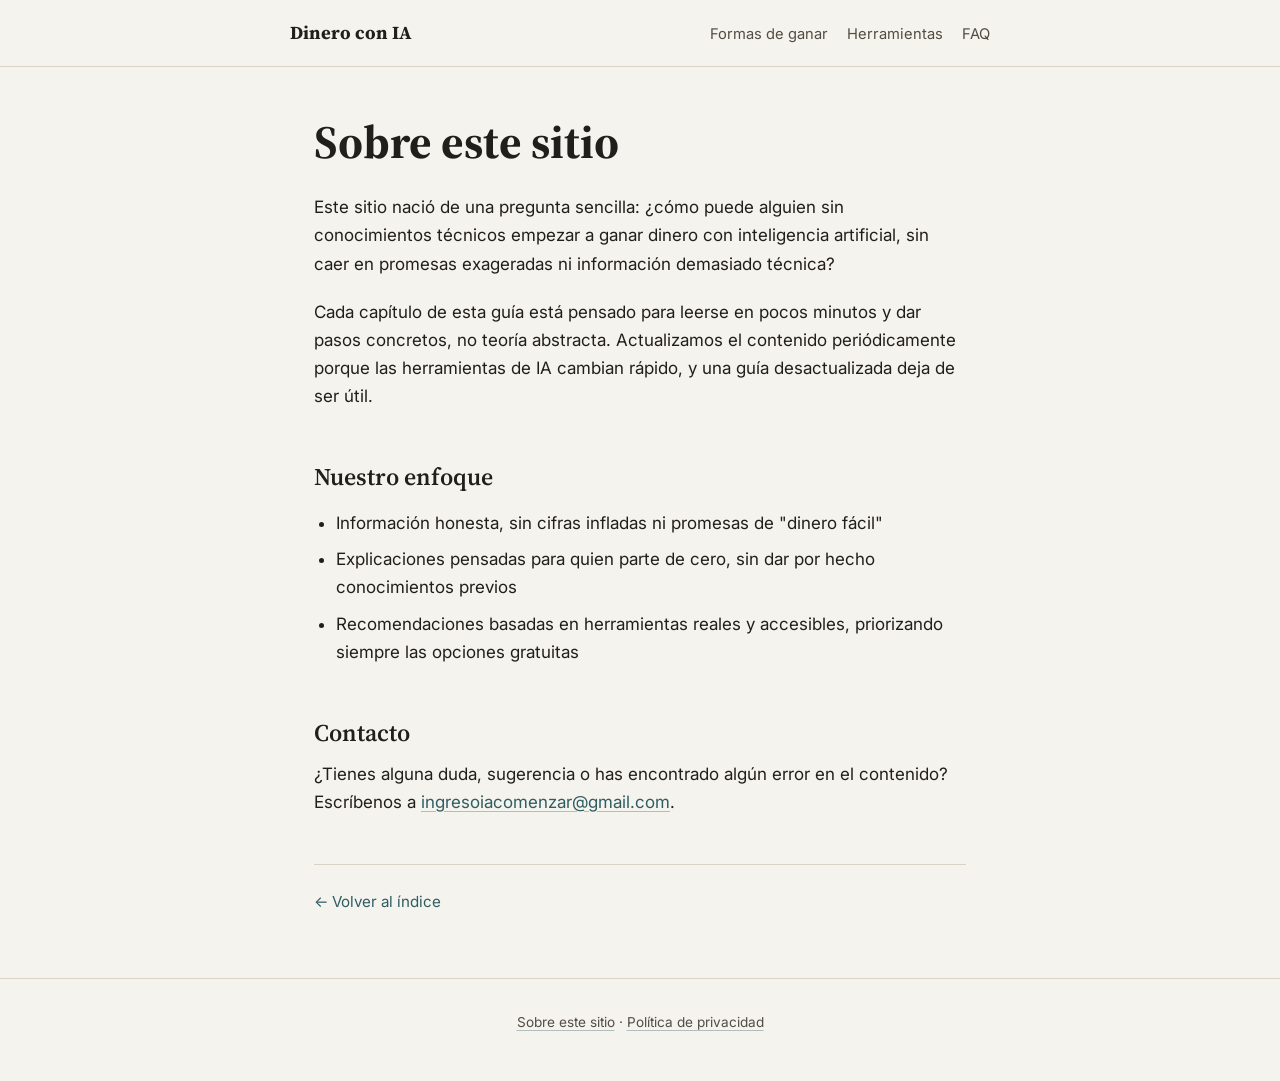
<file: sobre-nosotros.html>
<!DOCTYPE html>
<html lang="es">
<head>
<meta charset="UTF-8">
<meta name="viewport" content="width=device-width, initial-scale=1.0">
<title>Sobre este sitio y contacto</title>
<meta name="description" content="Quién está detrás de Dinero con IA y cómo ponerte en contacto.">
<link rel="stylesheet" href="style.css">
</head>
<body>

<header class="site-header">
  <nav>
    <a href="index.html" class="brand">Dinero con IA</a>
    <div class="menu">
      <a href="formas-de-ganar-dinero.html">Formas de ganar</a>
      <a href="herramientas-para-empezar.html">Herramientas</a>
      <a href="preguntas-frecuentes.html">FAQ</a>
    </div>
  </nav>
</header>

<main>
  <h1>Sobre este sitio</h1>

  <p>Este sitio nació de una pregunta sencilla: ¿cómo puede alguien sin conocimientos técnicos empezar a ganar dinero con inteligencia artificial, sin caer en promesas exageradas ni información demasiado técnica?</p>

  <p>Cada capítulo de esta guía está pensado para leerse en pocos minutos y dar pasos concretos, no teoría abstracta. Actualizamos el contenido periódicamente porque las herramientas de IA cambian rápido, y una guía desactualizada deja de ser útil.</p>

  <h2>Nuestro enfoque</h2>
  <ul>
    <li>Información honesta, sin cifras infladas ni promesas de "dinero fácil"</li>
    <li>Explicaciones pensadas para quien parte de cero, sin dar por hecho conocimientos previos</li>
    <li>Recomendaciones basadas en herramientas reales y accesibles, priorizando siempre las opciones gratuitas</li>
  </ul>

  <h2>Contacto</h2>
  <p>¿Tienes alguna duda, sugerencia o has encontrado algún error en el contenido? Escríbenos a <a href="mailto:ingresoiacomenzar@gmail.com">ingresoiacomenzar@gmail.com</a>.</p>

  <div class="page-nav">
    <a href="index.html">← Volver al índice</a>
  </div>
</main>

<footer class="site-footer">
  <p><a href="sobre-nosotros.html">Sobre este sitio</a> · <a href="privacidad.html">Política de privacidad</a></p>
</footer>

</body>
</html>
</file>
<file: style.css>
@import url('https://fonts.googleapis.com/css2?family=Source+Serif+4:opsz,wght@8..60,400;8..60,600;8..60,700&family=Inter:wght@400;500;600&display=swap');

:root {
  --paper: #f5f3ee;
  --paper-raised: #ede9e0;
  --ink: #211f1c;
  --ink-soft: #524d44;
  --gold: #a97f1f;
  --gold-dark: #7c5c15;
  --teal: #2f5d62;
  --rule: #d9d3c4;
  --max-width: 700px;
}

* { box-sizing: border-box; }

html { scroll-behavior: smooth; }

body {
  margin: 0;
  background: var(--paper);
  color: var(--ink);
  font-family: 'Inter', sans-serif;
  font-size: 17px;
  line-height: 1.65;
  -webkit-font-smoothing: antialiased;
}

@media (prefers-reduced-motion: reduce) {
  html { scroll-behavior: auto; }
}

a { color: var(--teal); text-decoration-color: rgba(47,93,98,0.35); text-underline-offset: 3px; }
a:hover { text-decoration-color: var(--teal); }
a:focus-visible, button:focus-visible { outline: 2px solid var(--gold-dark); outline-offset: 3px; }

h1, h2, h3 {
  font-family: 'Source Serif 4', serif;
  font-weight: 600;
  line-height: 1.2;
  color: var(--ink);
  margin: 0 0 0.5em;
}

h1 { font-size: clamp(2rem, 5vw, 2.9rem); font-weight: 700; }
h2 { font-size: 1.5rem; margin-top: 2.2em; }
h3 { font-size: 1.15rem; margin-top: 1.6em; }

p { margin: 0 0 1.2em; }
ul, ol { padding-left: 1.3em; }
li { margin-bottom: 0.5em; }

.site-header {
  border-bottom: 1px solid var(--rule);
  padding: 1.1rem 1.5rem;
}

.site-header nav {
  max-width: var(--max-width);
  margin: 0 auto;
  display: flex;
  align-items: baseline;
  justify-content: space-between;
  gap: 1rem;
  flex-wrap: wrap;
}

.brand {
  font-family: 'Source Serif 4', serif;
  font-weight: 700;
  font-size: 1.15rem;
  color: var(--ink);
  text-decoration: none;
}

.brand:hover { text-decoration: none; color: var(--gold-dark); }

.site-header .menu {
  display: flex;
  gap: 1.2rem;
  font-size: 0.92rem;
  align-items: center;
}

.site-header .menu a {
  color: var(--ink-soft);
  text-decoration: none;
}

.site-header .menu a:hover { color: var(--teal); }

main {
  max-width: var(--max-width);
  margin: 0 auto;
  padding: 3rem 1.5rem 4rem;
}

.eyebrow-plain {
  color: var(--ink-soft);
  font-size: 0.95rem;
  margin-bottom: 0.3em;
}

.lede {
  font-size: 1.2rem;
  color: var(--ink-soft);
  margin-bottom: 1.8em;
}

.chapter-list {
  list-style: none;
  padding: 0;
  margin: 1.5em 0 2.5em;
  border-top: 1px solid var(--rule);
}

.chapter-list li {
  border-bottom: 1px solid var(--rule);
  margin: 0;
}

.chapter-list a {
  display: flex;
  align-items: baseline;
  gap: 1rem;
  padding: 0.95rem 0;
  text-decoration: none;
  color: var(--ink);
}

.chapter-list a:hover .chapter-title { color: var(--teal); }

.chapter-num {
  font-family: 'Source Serif 4', serif;
  color: var(--gold-dark);
  font-size: 1rem;
  flex-shrink: 0;
  width: 1.6em;
}

.chapter-title { font-weight: 500; flex-grow: 1; }
.chapter-desc { color: var(--ink-soft); font-size: 0.88rem; display: block; margin-top: 0.15em; }

.hero {
  padding: 0.5rem 0 1rem;
}

.hero .lede { margin-bottom: 0; }

.main-wide {
  max-width: 1300px;
}

/* Buscador compacto en el header */
.header-search {
  position: relative;
  display: flex;
  align-items: center;
}

.header-search input {
  font-family: 'Inter', sans-serif;
  font-size: 0.85rem;
  border: 1px solid var(--rule);
  border-radius: 100px;
  padding: 0.45em 0.9em 0.45em 2.1em;
  width: 165px;
  background: var(--paper);
  color: var(--ink);
  transition: width 0.2s ease, border-color 0.15s ease;
}

.header-search input:focus {
  outline: none;
  border-color: var(--gold);
  width: 200px;
}

.header-search input::placeholder { color: var(--ink-soft); }

.header-search svg {
  position: absolute;
  left: 0.7em;
  width: 14px;
  height: 14px;
  stroke: var(--gold-dark);
  pointer-events: none;
}

.header-search .search-results {
  position: absolute;
  top: calc(100% + 8px);
  right: 0;
  background: #fff;
  border: 1px solid var(--rule);
  border-radius: 8px;
  width: 300px;
  max-height: 320px;
  overflow-y: auto;
  box-shadow: 0 8px 24px rgba(0,0,0,0.1);
  z-index: 30;
  display: none;
  flex-direction: column;
  gap: 0.3em;
  padding: 0.5em;
}

.header-search .search-results.open { display: flex; }

.header-search .search-results a {
  display: block;
  padding: 0.55em 0.7em;
  text-decoration: none;
  color: var(--ink);
  border-radius: 6px;
  font-size: 0.85rem;
  line-height: 1.35;
}

.header-search .search-results a:hover { background: var(--paper-raised); color: var(--teal); }

.header-search .search-results .no-results {
  padding: 0.5em 0.7em;
  color: var(--ink-soft);
  font-size: 0.85rem;
}

@media (max-width: 700px) {
  .header-search input { width: 120px; }
  .header-search input:focus { width: 145px; }
  .header-search .search-results { width: 240px; }
}

/* Filtro de categorías en fila horizontal */
.filter-bar {
  display: flex;
  flex-wrap: wrap;
  gap: 0.55rem;
  margin: 1.4em 0 0.4em;
}

.filter-pill {
  font-size: 0.82rem;
  color: var(--ink-soft);
  background: #fff;
  border: 1px solid var(--rule);
  border-radius: 100px;
  padding: 0.4em 0.95em;
  cursor: pointer;
  transition: all 0.15s ease;
  font-family: 'Inter', sans-serif;
}

.filter-pill:hover {
  border-color: var(--gold);
  color: var(--teal);
}

.filter-pill.active {
  background: var(--teal);
  border-color: var(--teal);
  color: #fff;
}

.blog-grid {
  display: grid;
  grid-template-columns: repeat(3, 1fr);
  gap: 2rem 1.6rem;
  margin: 2.4em 0 1em;
  padding: 0;
  list-style: none;
}

@media (max-width: 1050px) {
  .blog-grid { grid-template-columns: repeat(2, 1fr); }
}

@media (max-width: 560px) {
  .blog-grid { grid-template-columns: 1fr; gap: 1.4rem; }
}

.post-card {
  display: block;
  text-decoration: none;
  color: var(--ink);
  border: 1px solid var(--rule);
  border-radius: 6px;
  overflow: hidden;
  background: #fff;
  transition: border-color 0.15s ease, transform 0.15s ease;
}

.post-card:hover {
  border-color: var(--gold);
  transform: translateY(-2px);
}

.post-thumb {
  aspect-ratio: 16 / 10;
  overflow: hidden;
  background: var(--paper-raised);
}

.post-thumb img {
  width: 100%;
  height: 100%;
  object-fit: cover;
  display: block;
}

.post-body { padding: 1.1rem 1.2rem 1.3rem; }

.post-tag {
  display: inline-block;
  font-size: 0.72rem;
  font-weight: 600;
  text-transform: uppercase;
  letter-spacing: 0.04em;
  color: var(--gold-dark);
  margin-bottom: 0.5em;
}

.post-title {
  font-family: 'Source Serif 4', serif;
  font-weight: 600;
  font-size: 1.15rem;
  line-height: 1.3;
  margin: 0 0 0.4em;
  color: var(--ink);
}

.post-card:hover .post-title { color: var(--teal); }

.post-summary {
  font-size: 0.88rem;
  color: var(--ink-soft);
  margin: 0;
  line-height: 1.5;
}

.section-heading {
  display: flex;
  align-items: baseline;
  justify-content: space-between;
  border-bottom: 1px solid var(--rule);
  padding-bottom: 0.6em;
  margin-top: 2.5em;
}

.section-heading h2 { margin: 0; }

.post-meta {
  font-size: 0.85rem;
  color: var(--ink-soft);
  margin-bottom: 1.6em;
}

.article-thumb-full {
  width: 100%;
  aspect-ratio: 21 / 9;
  border-radius: 6px;
  display: flex;
  align-items: center;
  justify-content: center;
  margin-bottom: 1.8em;
}

.article-thumb-full svg { width: 22%; height: 22%; }

.tag-nav {
  display: flex;
  gap: 0.6rem;
  flex-wrap: wrap;
  margin: 1.2em 0 0;
}

.tag-pill {
  font-size: 0.82rem;
  color: var(--ink-soft);
  border: 1px solid var(--rule);
  border-radius: 100px;
  padding: 0.3em 0.9em;
  text-decoration: none;
}

.tag-pill:hover { border-color: var(--gold); color: var(--teal); text-decoration: none; }

.tint-a { background: #ece3cd; }
.tint-b { background: #dde6e4; }
.tint-c { background: #e8dfe8; }
.tint-d { background: #e3e8dc; }
.tint-e { background: #ecdfd4; }

.callout {
  background: var(--paper-raised);
  border-left: 3px solid var(--gold);
  padding: 1rem 1.3rem;
  margin: 1.8em 0;
  border-radius: 2px;
}

.callout p:last-child { margin-bottom: 0; }

table {
  width: 100%;
  border-collapse: collapse;
  margin: 1.5em 0;
  font-size: 0.95rem;
}

th, td {
  text-align: left;
  padding: 0.6em 0.8em;
  border-bottom: 1px solid var(--rule);
}

th { font-family: 'Source Serif 4', serif; font-weight: 600; }

.page-nav {
  display: flex;
  justify-content: space-between;
  gap: 1rem;
  margin-top: 3rem;
  padding-top: 1.5rem;
  border-top: 1px solid var(--rule);
  font-size: 0.95rem;
}

.page-nav a { text-decoration: none; }

.site-footer {
  border-top: 1px solid var(--rule);
  padding: 2rem 1.5rem;
  text-align: center;
  color: var(--ink-soft);
  font-size: 0.85rem;
}

.site-footer a { color: var(--ink-soft); }

details {
  border-bottom: 1px solid var(--rule);
  padding: 0.9em 0;
}

details summary {
  font-family: 'Source Serif 4', serif;
  font-weight: 600;
  cursor: pointer;
  font-size: 1.05rem;
}

details p { margin-top: 0.8em; }
</file>
